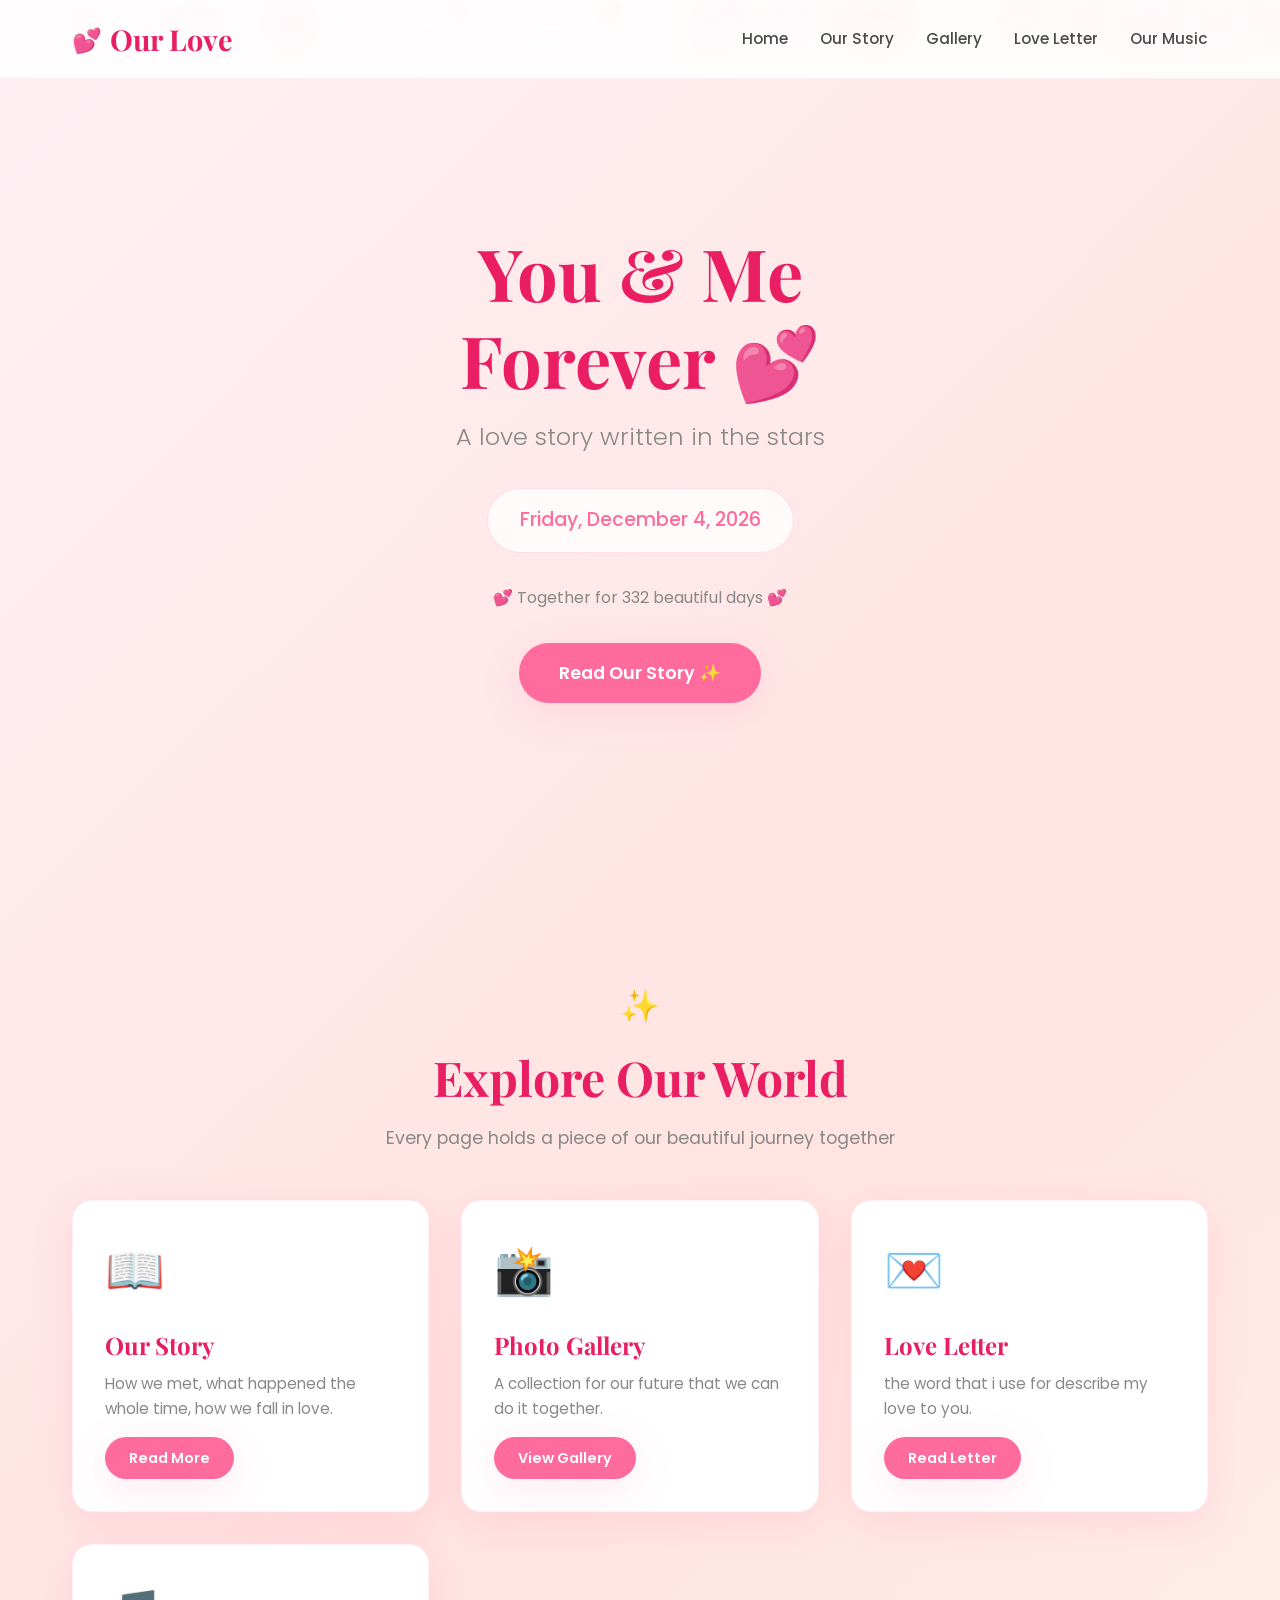
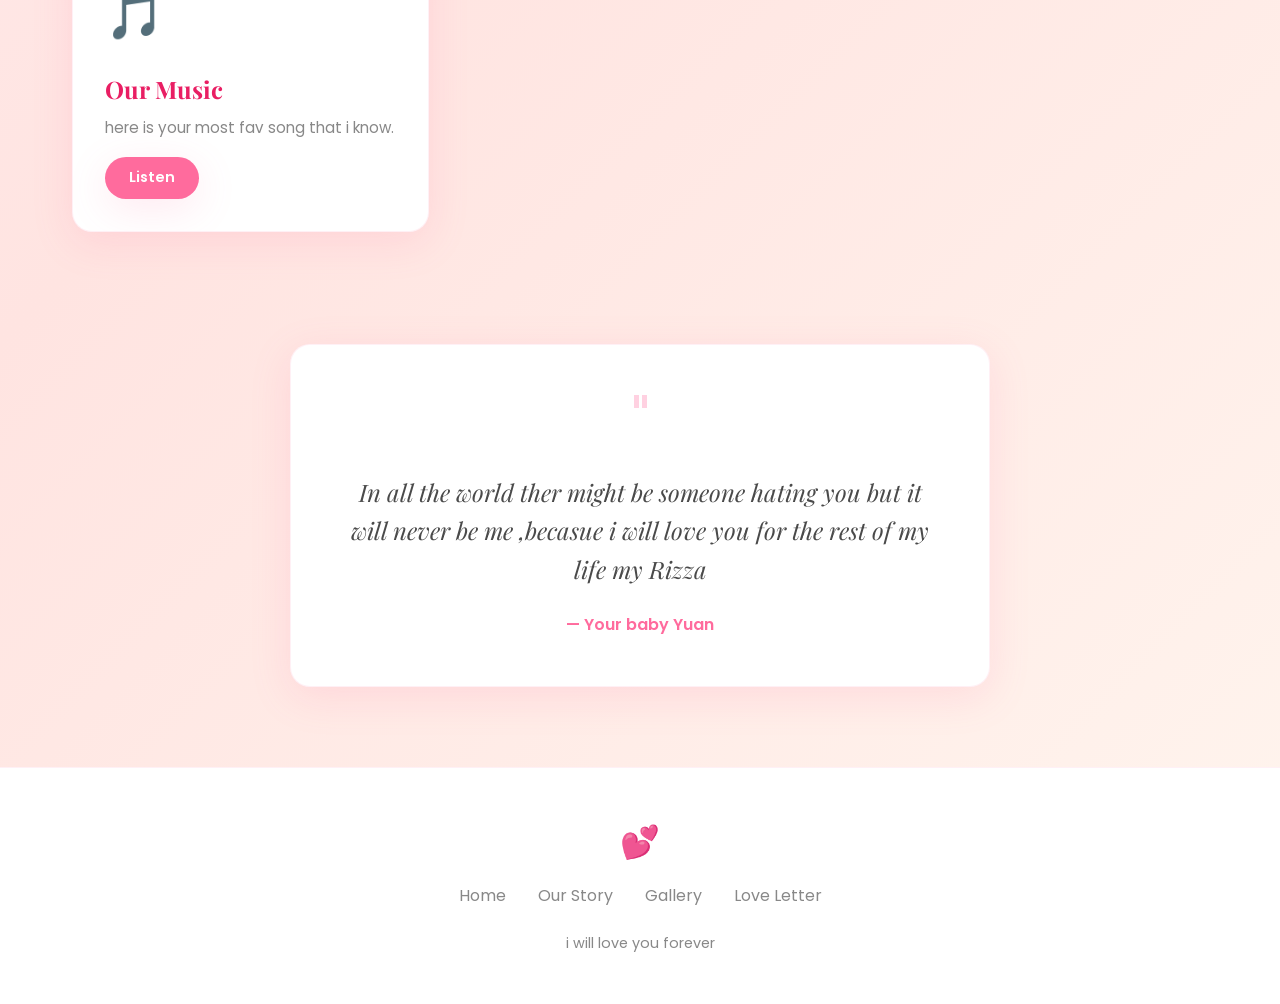
<file: index.html>
<!DOCTYPE html>
<html lang="en">
<head>
  <meta charset="UTF-8">
  <meta name="viewport" content="width=device-width, initial-scale=1.0">
  <title>Yuan & Rizza love story 💕</title>
  <link rel="preconnect" href="https://fonts.googleapis.com">
  <link href="https://fonts.googleapis.com/css2?family=Playfair+Display:wght@400;700&family=Poppins:wght@300;400;500;600&display=swap" rel="stylesheet">
  <link rel="stylesheet" href="css/style.css">
</head>
<body>
  <!-- Floating Hearts Background -->
  <div class="hearts-container"></div>

  <!-- Navigation -->
  <nav class="navbar">
    <div class="nav-container">
      <a href="index.html" class="logo">
        <span class="heart-icon">💕</span>
        <span>Our Love</span>
      </a>
      <button class="mobile-toggle">☰</button>
      <ul class="nav-links">
        <li><a href="index.html" class="active">Home</a></li>
        <li><a href="story.html">Our Story</a></li>
        <li><a href="gallery.html">Gallery</a></li>
        <li><a href="letter.html">Love Letter</a></li>
        <li><a href="music.html">Our Music</a></li>
      </ul>
    </div>
  </nav>

  <main>
    <!-- Hero Section -->
    <section class="hero">
      <div class="hero-content">
        <h1>You & Me<br>Forever 💕</h1>
        <p class="subtitle">A love story written in the stars</p>
        <div class="date-display"></div>
        <p style="color: var(--text-light); margin-bottom: 2rem;">
          💕 Together for <span class="days-together">0</span> beautiful days 💕
        </p>
        <a href="story.html" class="cta-button">Read Our Story ✨</a>
      </div>
    </section>

    <!-- Features Section -->
    <section class="section">
      <div class="section-header fade-in">
        <div class="section-icon">✨</div>
        <h2>Explore Our World</h2>
        <p>Every page holds a piece of our beautiful journey together</p>
      </div>

      <div class="cards-grid">
        <div class="card fade-in">
          <span class="card-icon">📖</span>
          <h3>Our Story</h3>
          <p>How we met, what happened the whole time, how we fall in love.</p>
          <a href="story.html" class="cta-button" style="margin-top: 1rem; padding: 0.6rem 1.5rem; font-size: 0.9rem;">Read More</a>
        </div>

        <div class="card fade-in">
          <span class="card-icon">📸</span>
          <h3>Photo Gallery</h3>
          <p>A collection for our future that we can do it together.</p>
          <a href="gallery.html" class="cta-button" style="margin-top: 1rem; padding: 0.6rem 1.5rem; font-size: 0.9rem;">View Gallery</a>
        </div>


        <div class="card fade-in">
          <span class="card-icon">💌</span>
          <h3>Love Letter</h3>
          <p>the word that i use for describe my love to you.</p>
          <a href="letter.html" class="cta-button" style="margin-top: 1rem; padding: 0.6rem 1.5rem; font-size: 0.9rem;">Read Letter</a>
        </div>

        <div class="card fade-in">
          <span class="card-icon">🎵</span>
          <h3>Our Music</h3>
          <p>here is your most fav song that i know.</p>
          <a href="music.html" class="cta-button" style="margin-top: 1rem; padding: 0.6rem 1.5rem; font-size: 0.9rem;">Listen</a>
        </div>

      </div>
    </section>

    <!-- Quick Quote Section -->
    <section class="section" style="padding-top: 2rem;">
      <div class="quote-card fade-in">
        <div class="quote-mark">"</div>
        <blockquote>
          In all the world ther might be someone hating you but it will never be me ,becasue i will love you for the rest of my life my Rizza
        </blockquote>
        <div class="quote-author">— Your baby Yuan</div>
      </div>
    </section>
  </main>

  <!-- Footer -->
  <footer class="footer">
    <div class="footer-heart">💕</div>
    <ul class="footer-nav">
      <li><a href="index.html">Home</a></li>
      <li><a href="story.html">Our Story</a></li>
      <li><a href="gallery.html">Gallery</a></li>
      <li><a href="letter.html">Love Letter</a></li>
    </ul>
    <p>i will love you forever</p>
  </footer>

  <script src="js/main.js"></script>
  <script>
    // Initialize days together counter
    // EDIT THIS: Set your relationship start date (YYYY-MM-DD format)
    RomanticSite.initDaysTogether('2026-01-06');
  </script>
</body>
</html>
</file>
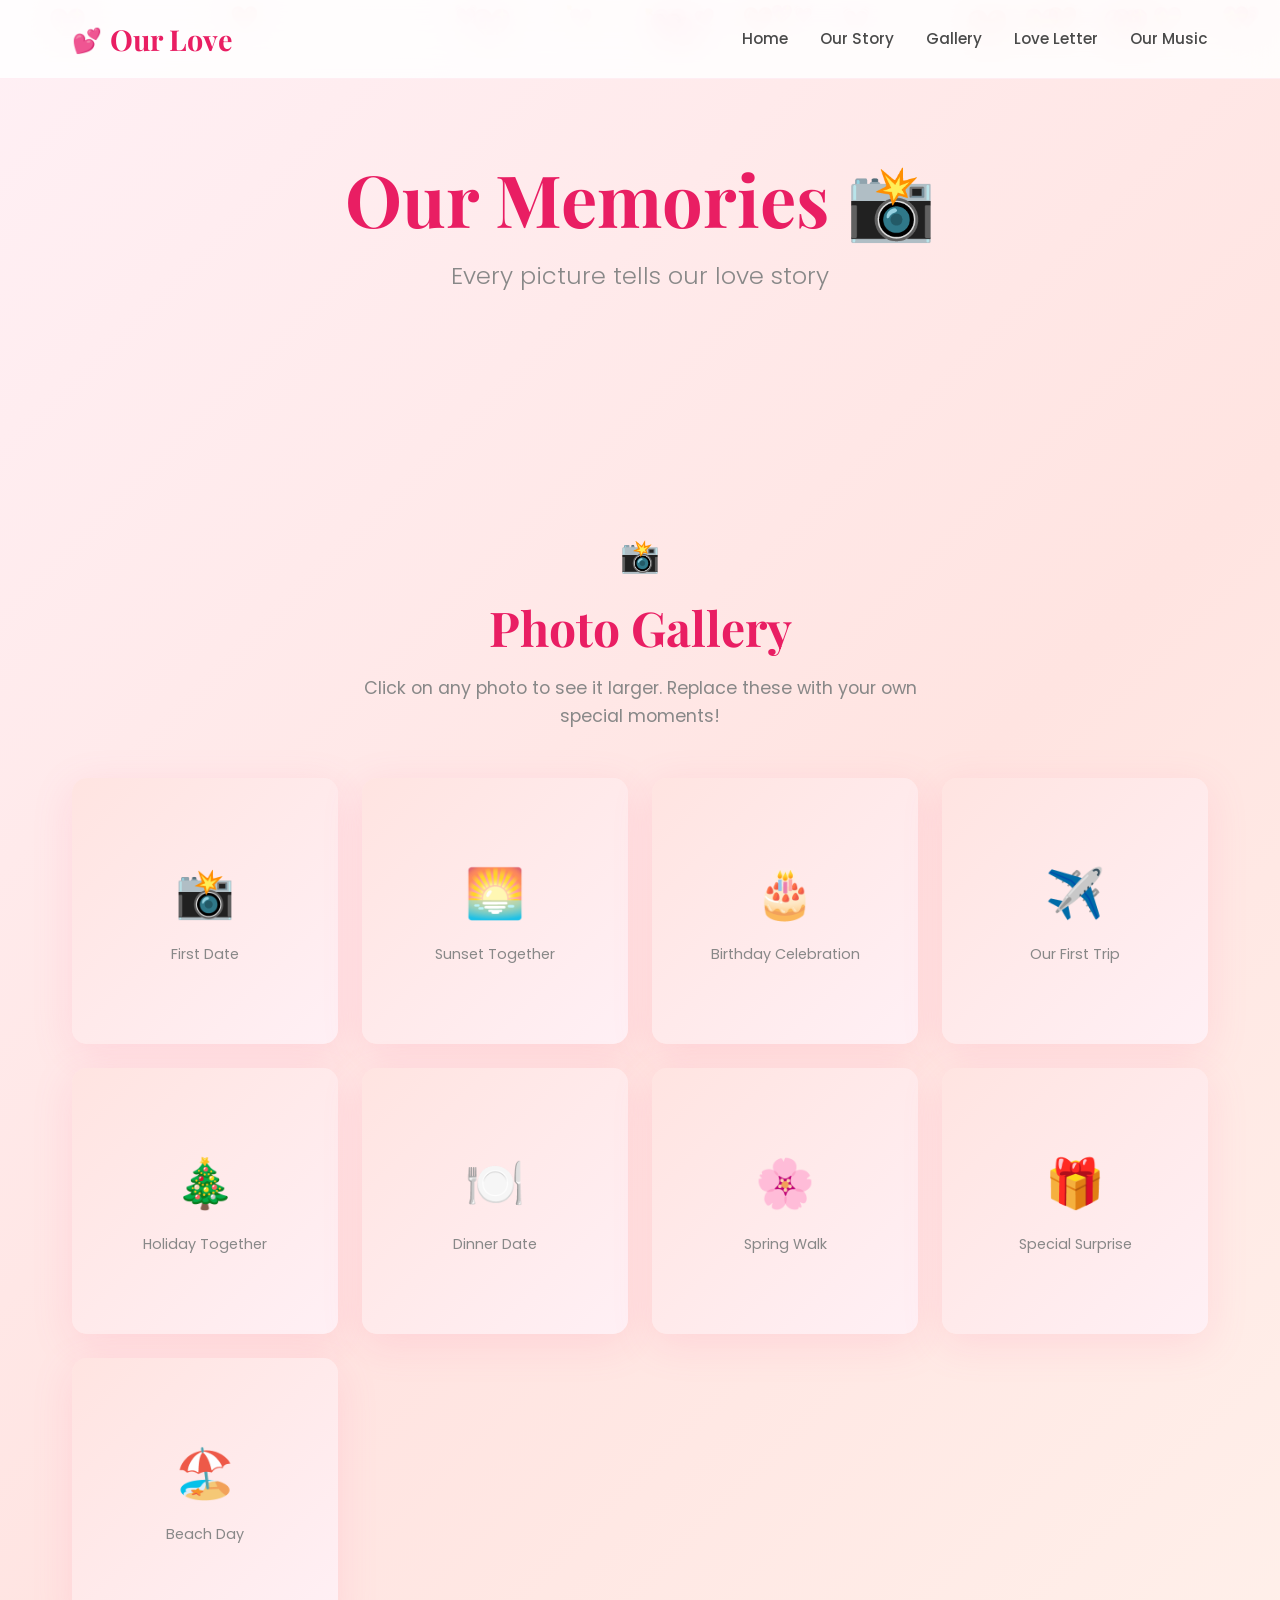
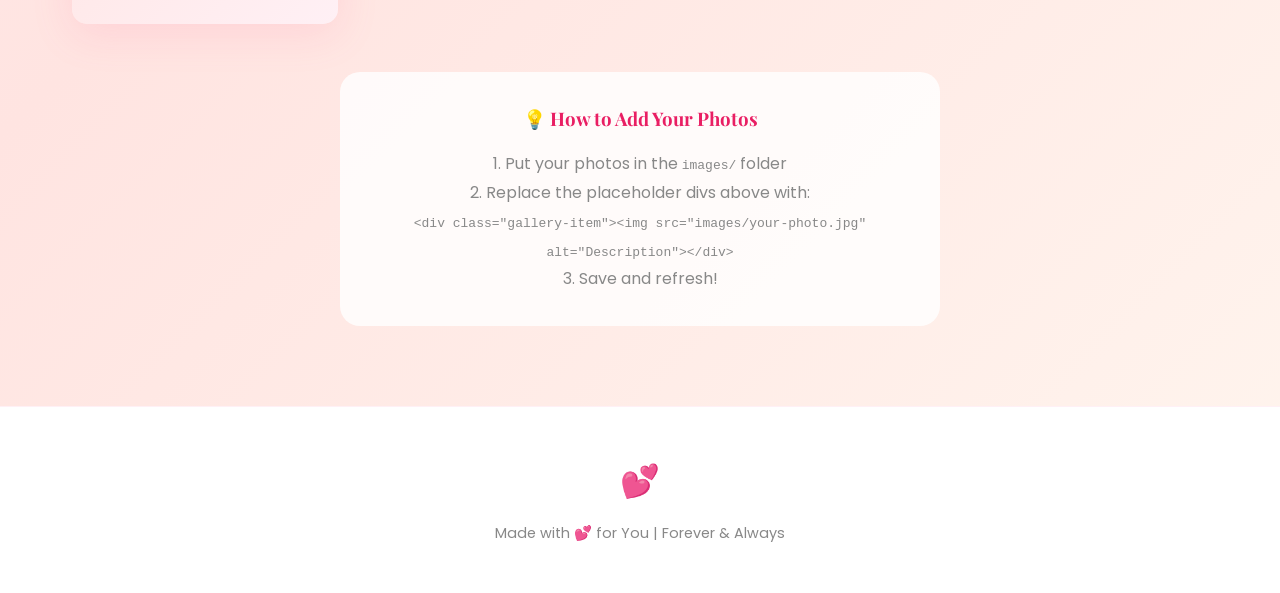
<file: gallery.html>
<!DOCTYPE html>
<html lang="en">
<head>
  <meta charset="UTF-8">
  <meta name="viewport" content="width=device-width, initial-scale=1.0">
  <title>Our Gallery 📸</title>
  <link rel="preconnect" href="https://fonts.googleapis.com">
  <link href="https://fonts.googleapis.com/css2?family=Playfair+Display:wght@400;700&family=Poppins:wght@300;400;500;600&display=swap" rel="stylesheet">
  <link rel="stylesheet" href="css/style.css">
</head>
<body>
  <div class="hearts-container"></div>

  <nav class="navbar">
    <div class="nav-container">
      <a href="index.html" class="logo">
        <span class="heart-icon">💕</span>
        <span>Our Love</span>
      </a>
      <button class="mobile-toggle">☰</button>
      <ul class="nav-links">
        <li><a href="index.html">Home</a></li>
        <li><a href="story.html">Our Story</a></li>
        <li><a href="gallery.html" class="active">Gallery</a></li>
        <li><a href="letter.html">Love Letter</a></li>
        <li><a href="music.html">Our Music</a></li>
      </ul>
    </div>
  </nav>

  <main>
    <section class="hero" style="min-height: 50vh;">
      <div class="hero-content">
        <h1>Our Memories 📸</h1>
        <p class="subtitle">Every picture tells our love story</p>
      </div>
    </section>

    <section class="section">
      <div class="section-header fade-in">
        <div class="section-icon">📸</div>
        <h2>Photo Gallery</h2>
        <p>Click on any photo to see it larger. Replace these with your own special moments!</p>
      </div>

      <div class="gallery-grid">
        <!-- EDIT THIS: Replace with your actual photos -->
        <!-- To add a real photo: <div class="gallery-item"><img src="images/photo1.jpg" alt="Description"><div class="gallery-overlay"><h4>Caption</h4></div></div> -->

        <div class="gallery-item fade-in">
          <div class="placeholder">
            <span class="icon">📸</span>
            <span>First Date</span>
          </div>
        </div>

        <div class="gallery-item fade-in">
          <div class="placeholder">
            <span class="icon">🌅</span>
            <span>Sunset Together</span>
          </div>
        </div>

        <div class="gallery-item fade-in">
          <div class="placeholder">
            <span class="icon">🎂</span>
            <span>Birthday Celebration</span>
          </div>
        </div>

        <div class="gallery-item fade-in">
          <div class="placeholder">
            <span class="icon">✈️</span>
            <span>Our First Trip</span>
          </div>
        </div>

        <div class="gallery-item fade-in">
          <div class="placeholder">
            <span class="icon">🎄</span>
            <span>Holiday Together</span>
          </div>
        </div>

        <div class="gallery-item fade-in">
          <div class="placeholder">
            <span class="icon">🍽️</span>
            <span>Dinner Date</span>
          </div>
        </div>

        <div class="gallery-item fade-in">
          <div class="placeholder">
            <span class="icon">🌸</span>
            <span>Spring Walk</span>
          </div>
        </div>

        <div class="gallery-item fade-in">
          <div class="placeholder">
            <span class="icon">🎁</span>
            <span>Special Surprise</span>
          </div>
        </div>

        <div class="gallery-item fade-in">
          <div class="placeholder">
            <span class="icon">🏖️</span>
            <span>Beach Day</span>
          </div>
        </div>
      </div>

      <div style="text-align: center; margin-top: 3rem; padding: 2rem; background: rgba(255,255,255,0.8); border-radius: 20px; max-width: 600px; margin-left: auto; margin-right: auto;">
        <h3 style="font-family: var(--font-heading); color: var(--primary-dark); margin-bottom: 1rem;">💡 How to Add Your Photos</h3>
        <p style="color: var(--text-light); line-height: 1.8;">
          1. Put your photos in the <code>images/</code> folder<br>
          2. Replace the placeholder divs above with:<br>
          <code>&lt;div class="gallery-item"&gt;&lt;img src="images/your-photo.jpg" alt="Description"&gt;&lt;/div&gt;</code><br>
          3. Save and refresh!
        </p>
      </div>
    </section>
  </main>

  <footer class="footer">
    <div class="footer-heart">💕</div>
    <p>Made with 💕 for You | Forever & Always</p>
  </footer>

  <script src="js/main.js"></script>
</body>
</html>
</file>
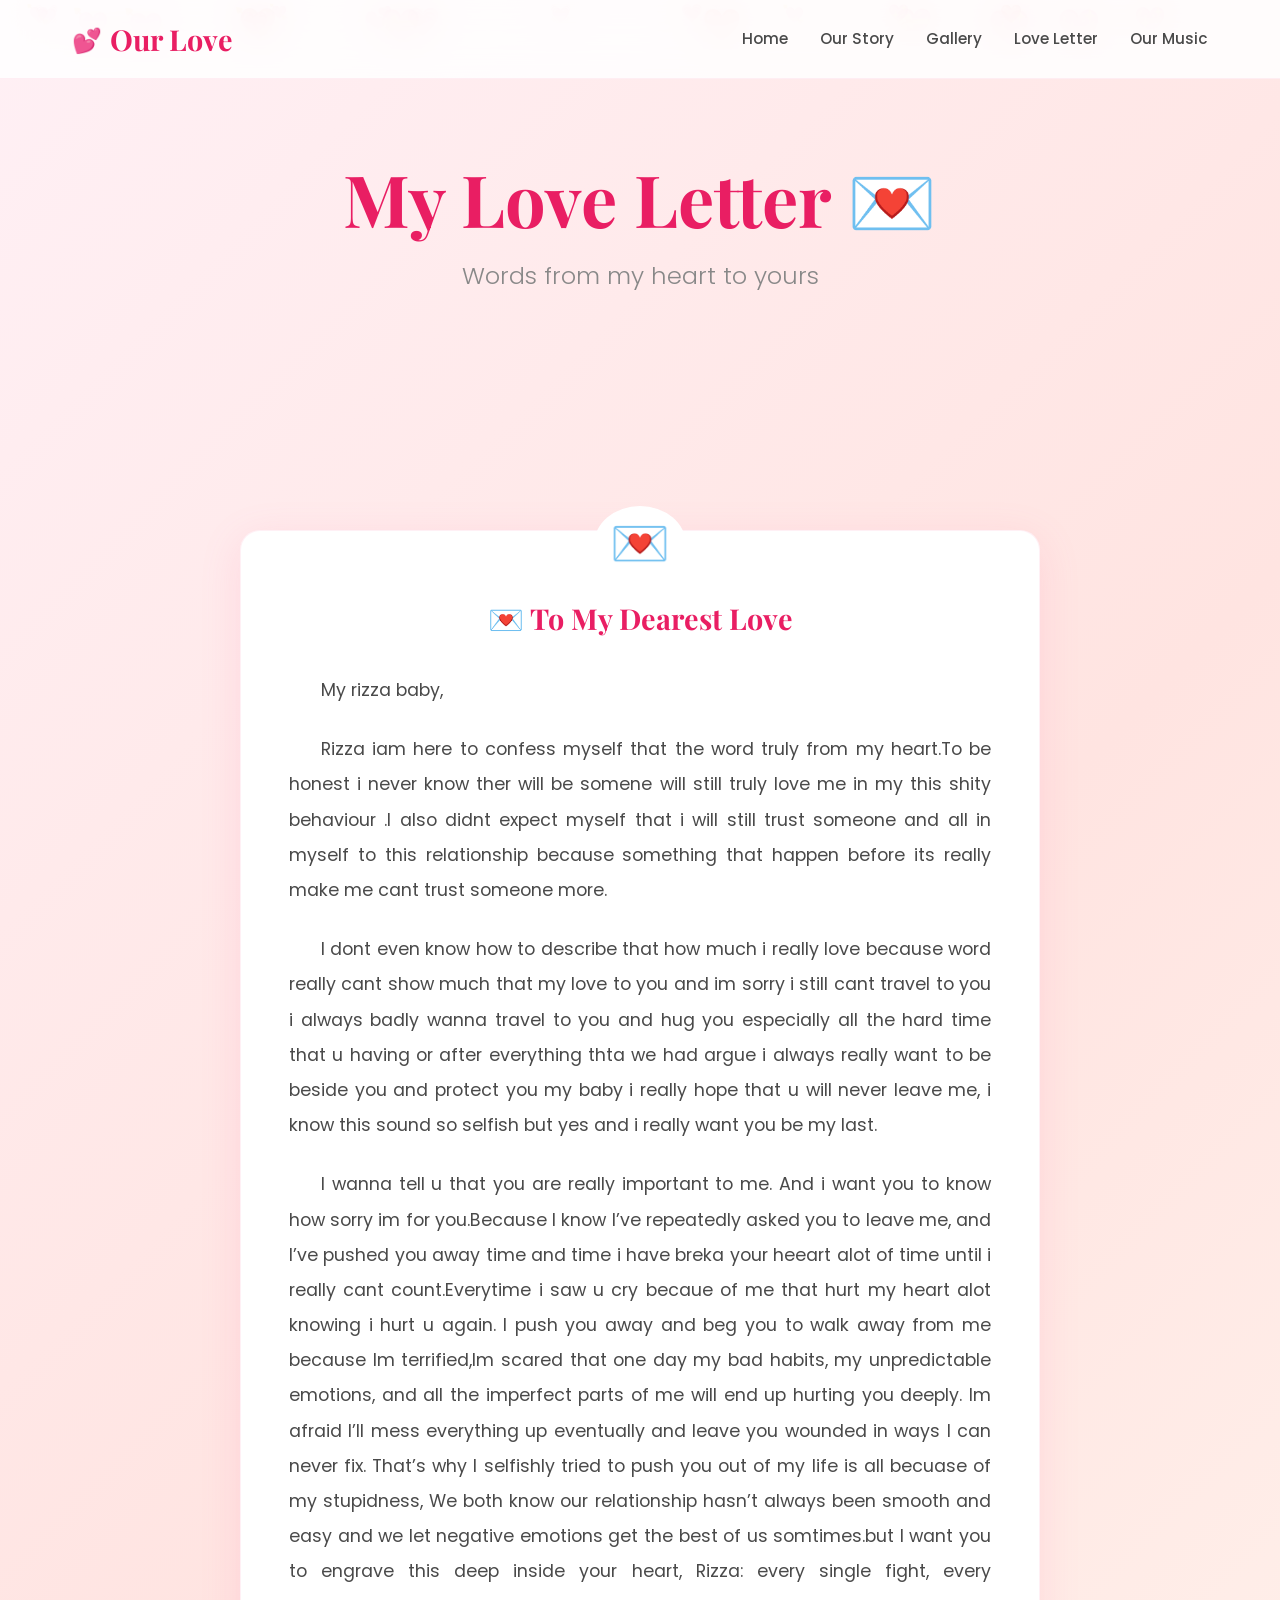
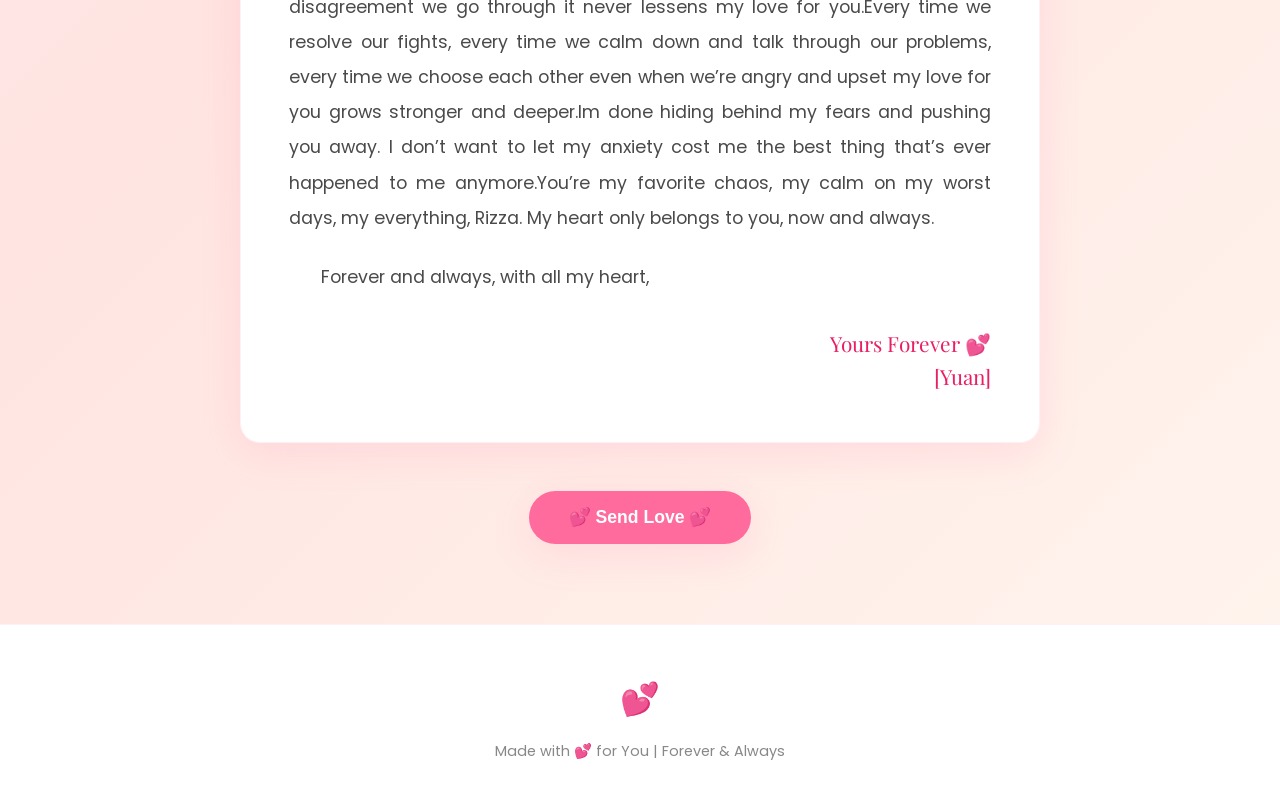
<file: letter.html>
<!DOCTYPE html>
<html lang="en">
<head>
  <meta charset="UTF-8">
  <meta name="viewport" content="width=device-width, initial-scale=1.0">
  <title>Love Letter 💌</title>
  <link rel="preconnect" href="https://fonts.googleapis.com">
  <link href="https://fonts.googleapis.com/css2?family=Playfair+Display:wght@400;700&family=Poppins:wght@300;400;500;600&display=swap" rel="stylesheet">
  <link rel="stylesheet" href="css/style.css">
</head>
<body>
  <div class="hearts-container"></div>

  <nav class="navbar">
    <div class="nav-container">
      <a href="index.html" class="logo">
        <span class="heart-icon">💕</span>
        <span>Our Love</span>
      </a>
      <button class="mobile-toggle">☰</button>
      <ul class="nav-links">
        <li><a href="index.html">Home</a></li>
        <li><a href="story.html">Our Story</a></li>
        <li><a href="gallery.html">Gallery</a></li>
        <li><a href="letter.html" class="active">Love Letter</a></li>
        <li><a href="music.html">Our Music</a></li>
      </ul>
    </div>
  </nav>

  <main>
    <section class="hero" style="min-height: 50vh;">
      <div class="hero-content">
        <h1>My Love Letter 💌</h1>
        <p class="subtitle">Words from my heart to yours</p>
      </div>
    </section>

    <section class="section">
      <div class="letter-container fade-in">
        <div class="letter-header">
          <h3>💌 To My Dearest Love</h3>
        </div>
        <div class="letter-body">
          <p>
            <!-- EDIT THIS: Write your own love letter -->
            My rizza baby,
          </p>
          <p>
           Rizza iam here to confess myself that the word truly from my heart.To be honest i never know ther will be somene will still truly love me in my this shity behaviour
            .I also didnt expect myself that i will still trust someone and all in myself to this relationship because something that happen before its really make me cant trust someone more.
          </p>
          <p>
            I dont even know how to describe that how much i really love because word really cant show much that my love to you and im sorry i still cant travel to you
            i always badly wanna travel to you and hug you especially all the hard time that u having or after everything thta we had argue i always really want to be beside you and protect you my baby
            i really hope that u will never leave me, i know this sound so selfish but yes and i really want you be my last.
          </p>
          <p>
            I wanna tell u that you are really important to me. And i want you to know how sorry im for you.Because I know I’ve repeatedly asked you to leave me, and I’ve pushed you away time and time
            i have breka your heeart alot of time until i really cant count.Everytime i saw u cry becaue of me that hurt my heart alot knowing i hurt u again.
            I push you away and beg you to walk away from me because Im terrified,Im scared that one day my bad habits, my unpredictable emotions, and all the imperfect parts of me will end up hurting you deeply.
            Im afraid I’ll mess everything up eventually and leave you wounded in ways I can never fix. That’s why I selfishly tried to push you out of my life is all becuase of my stupidness,
            We both know our relationship hasn’t always been smooth and easy and we let negative emotions get the best of us somtimes.but I want you to engrave this deep inside your heart, Rizza: every single fight, every disagreement we go through it never lessens my love for you.Every time we resolve our fights, every time we calm down and talk through our problems, every time we choose each other even when we’re angry and upset my love for you grows stronger and deeper.Im done hiding behind my fears and pushing you away. I don’t want to let my anxiety cost me the best thing that’s ever happened to me anymore.You’re my favorite chaos, my calm on my worst days, my everything, Rizza. My heart only belongs to you, now and always.
          <p>
            Forever and always, with all my heart,
          </p>
        </div>
        <div class="letter-signature">
          <!-- EDIT THIS: Your name -->
          Yours Forever 💕<br>
          [Yuan]
        </div>
      </div>

      <div style="text-align: center; margin-top: 3rem;">
        <button class="cta-button confetti-trigger" onclick="RomanticSite.createConfetti()">
          💕 Send Love 💕
        </button>
      </div>
    </section>
  </main>

  <footer class="footer">
    <div class="footer-heart">💕</div>
    <p>Made with 💕 for You | Forever & Always</p>
  </footer>

  <script src="js/main.js"></script>
</body>
</html>
</file>
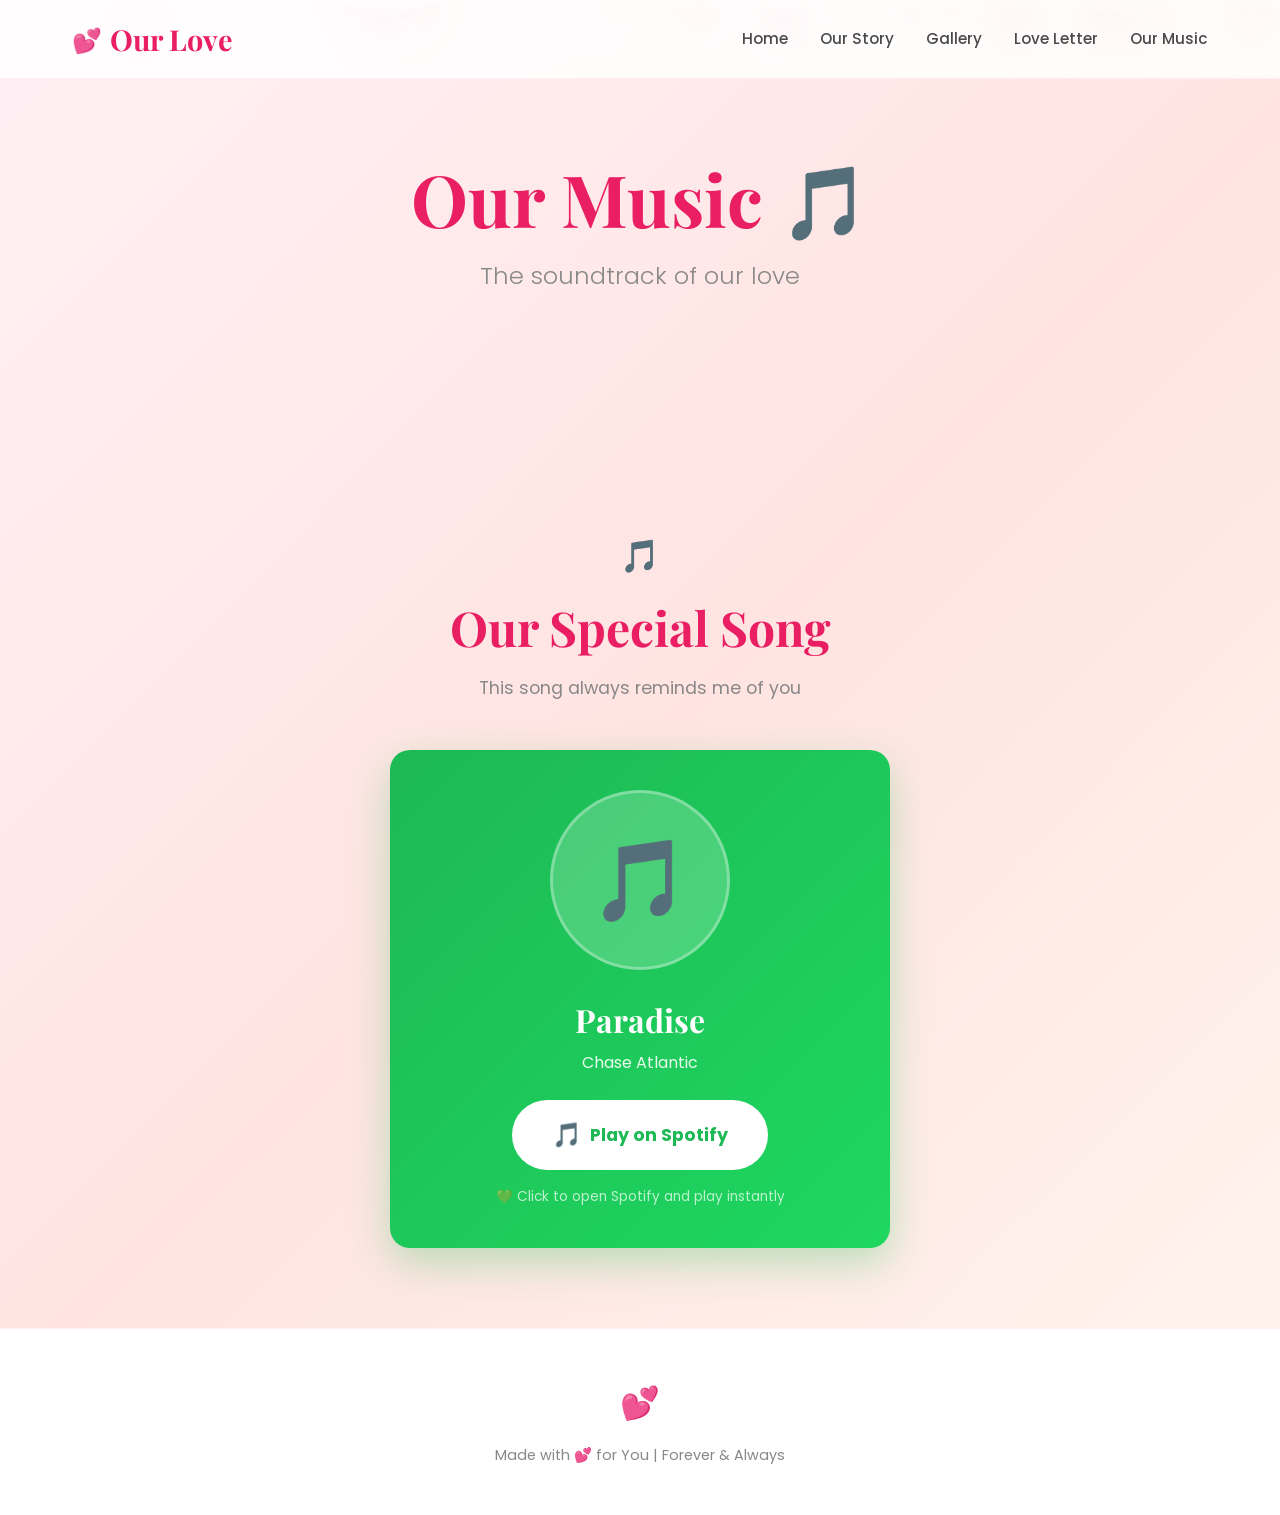
<file: music.html>
<!DOCTYPE html>
<html lang="en">
<head>
  <meta charset="UTF-8">
  <meta name="viewport" content="width=device-width, initial-scale=1.0">
  <title>Our Music 🎵</title>
  <link rel="preconnect" href="https://fonts.googleapis.com">
  <link href="https://fonts.googleapis.com/css2?family=Playfair+Display:wght@400;700&family=Poppins:wght@300;400;500;600&display=swap" rel="stylesheet">
  <link rel="stylesheet" href="css/style.css">
  <style>
    .spotify-player {
      background: linear-gradient(135deg, #1db954 0%, #1ed760 100%);
      border-radius: 20px;
      padding: 2.5rem;
      max-width: 500px;
      margin: 0 auto;
      text-align: center;
      box-shadow: 0 15px 40px rgba(29, 185, 84, 0.3);
      color: white;
    }
    .spotify-player .album-art {
      width: 180px; height: 180px;
      border-radius: 50%;
      background: rgba(255,255,255,0.2);
      margin: 0 auto 1.5rem;
      display: flex;
      align-items: center;
      justify-content: center;
      font-size: 5rem;
      border: 3px solid rgba(255,255,255,0.3);
    }
    .spotify-player h3 {
      font-family: var(--font-heading);
      font-size: 2rem;
      margin-bottom: 0.3rem;
      color: white;
    }
    .spotify-btn {
      display: inline-flex;
      align-items: center;
      gap: 0.5rem;
      padding: 1rem 2.5rem;
      background: white;
      color: #1db954;
      text-decoration: none;
      border-radius: 50px;
      font-weight: 700;
      font-size: 1.1rem;
      transition: all 0.3s ease;
    }
    .spotify-btn:hover {
      transform: translateY(-3px) scale(1.05);
    }
  </style>
</head>
<body>
  <div class="hearts-container"></div>
  <nav class="navbar">
    <div class="nav-container">
      <a href="index.html" class="logo"><span class="heart-icon">💕</span><span>Our Love</span></a>
      <button class="mobile-toggle">☰</button>
      <ul class="nav-links">
        <li><a href="index.html">Home</a></li>
        <li><a href="story.html">Our Story</a></li>
        <li><a href="gallery.html">Gallery</a></li>
        <li><a href="letter.html">Love Letter</a></li>
        <li><a href="music.html" class="active">Our Music</a></li>
      </ul>
    </div>
  </nav>

  <main>
    <section class="hero" style="min-height: 50vh;">
      <div class="hero-content">
        <h1>Our Music 🎵</h1>
        <p class="subtitle">The soundtrack of our love</p>
      </div>
    </section>

    <section class="section">
      <div class="section-header fade-in">
        <div class="section-icon">🎵</div>
        <h2>Our Special Song</h2>
        <p>This song always reminds me of you</p>
      </div>

      <div class="spotify-player fade-in">
        <div class="album-art">🎵</div>
        <h3>Paradise</h3>
        <p style="color:rgba(255,255,255,0.9);margin-bottom:1.5rem;">Chase Atlantic</p>
        <a href="https://open.spotify.com/track/0z8wT8O5yGaQK6xRPB14sX" target="_blank" class="spotify-btn">
          <span style="font-size:1.5rem;">🎵</span>
          <span>Play on Spotify</span>
        </a>
        <p style="margin-top:1rem;font-size:0.85rem;color:rgba(255,255,255,0.7);">
          💚 Click to open Spotify and play instantly
        </p>
      </div>
    </section>
  </main>

  <footer class="footer">
    <div class="footer-heart">💕</div>
    <p>Made with 💕 for You | Forever & Always</p>
  </footer>
  <script src="js/main.js"></script>
</body>
</html>
</file>
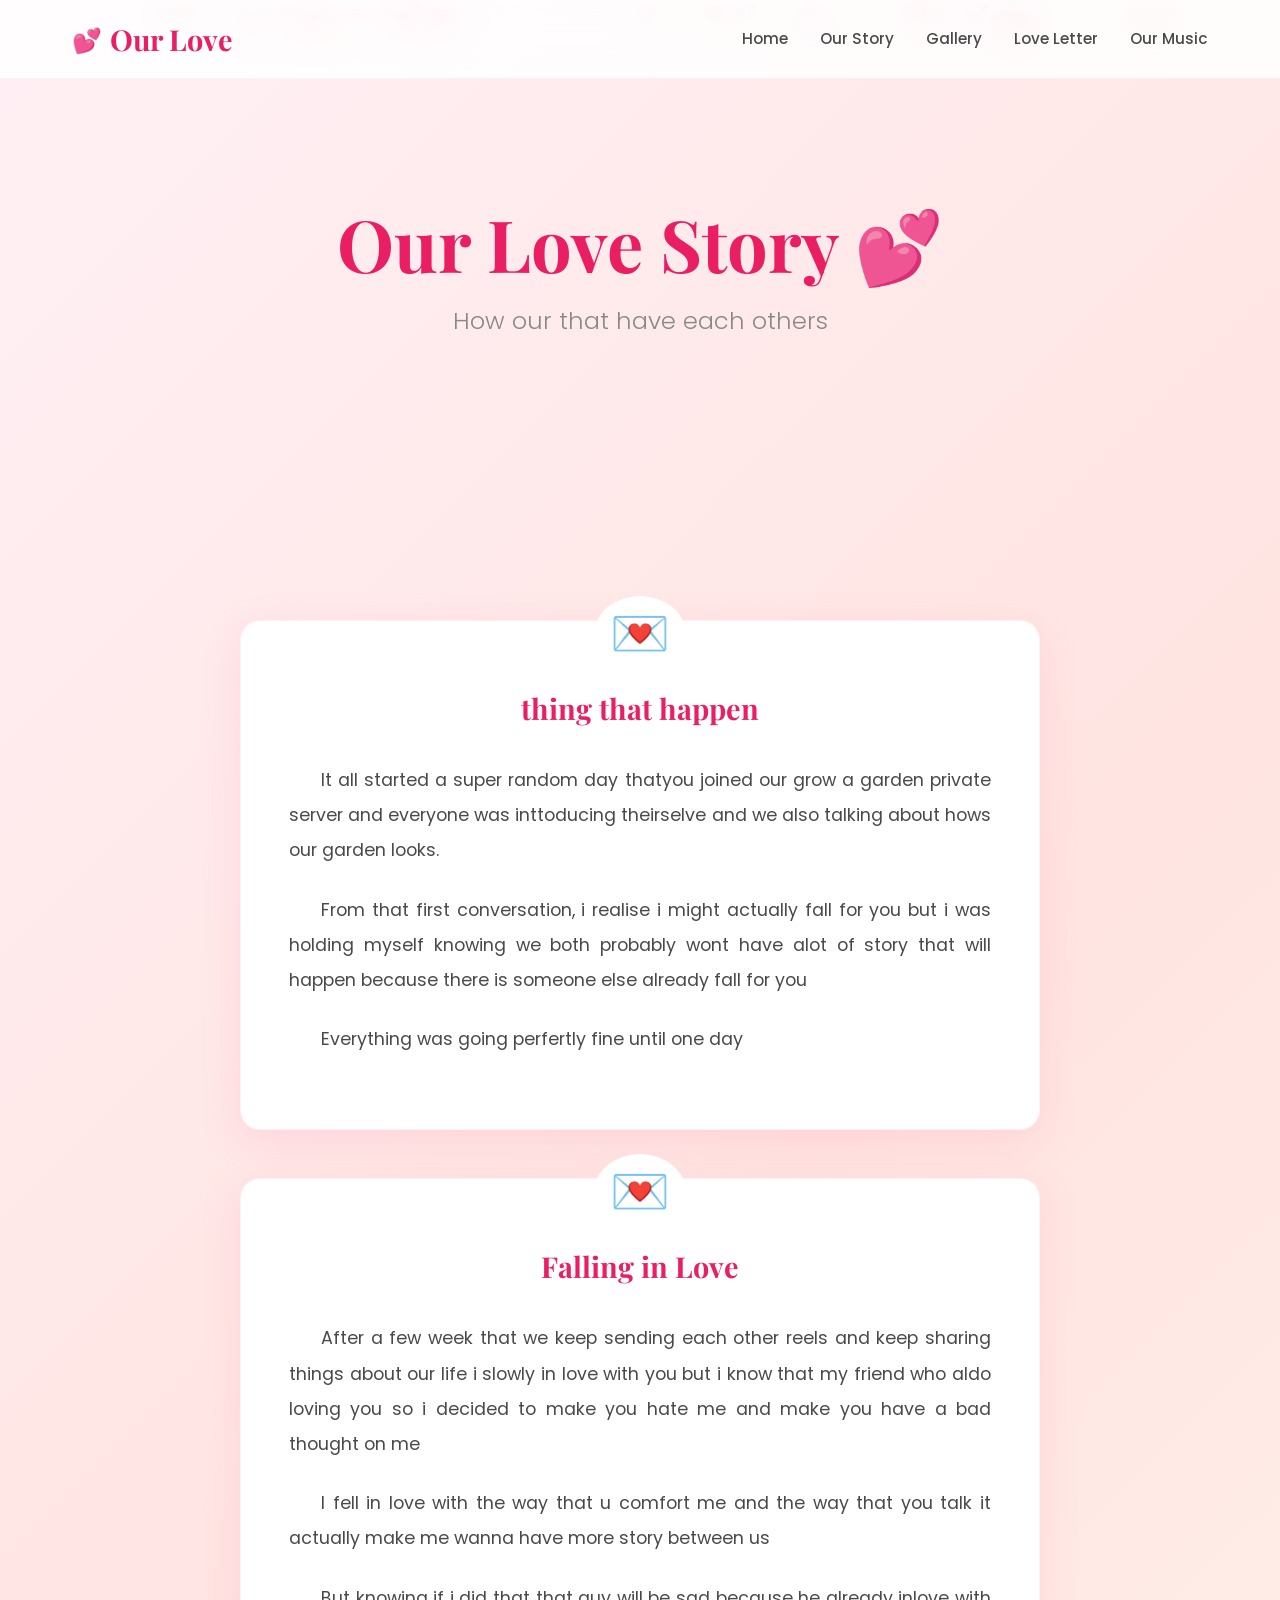
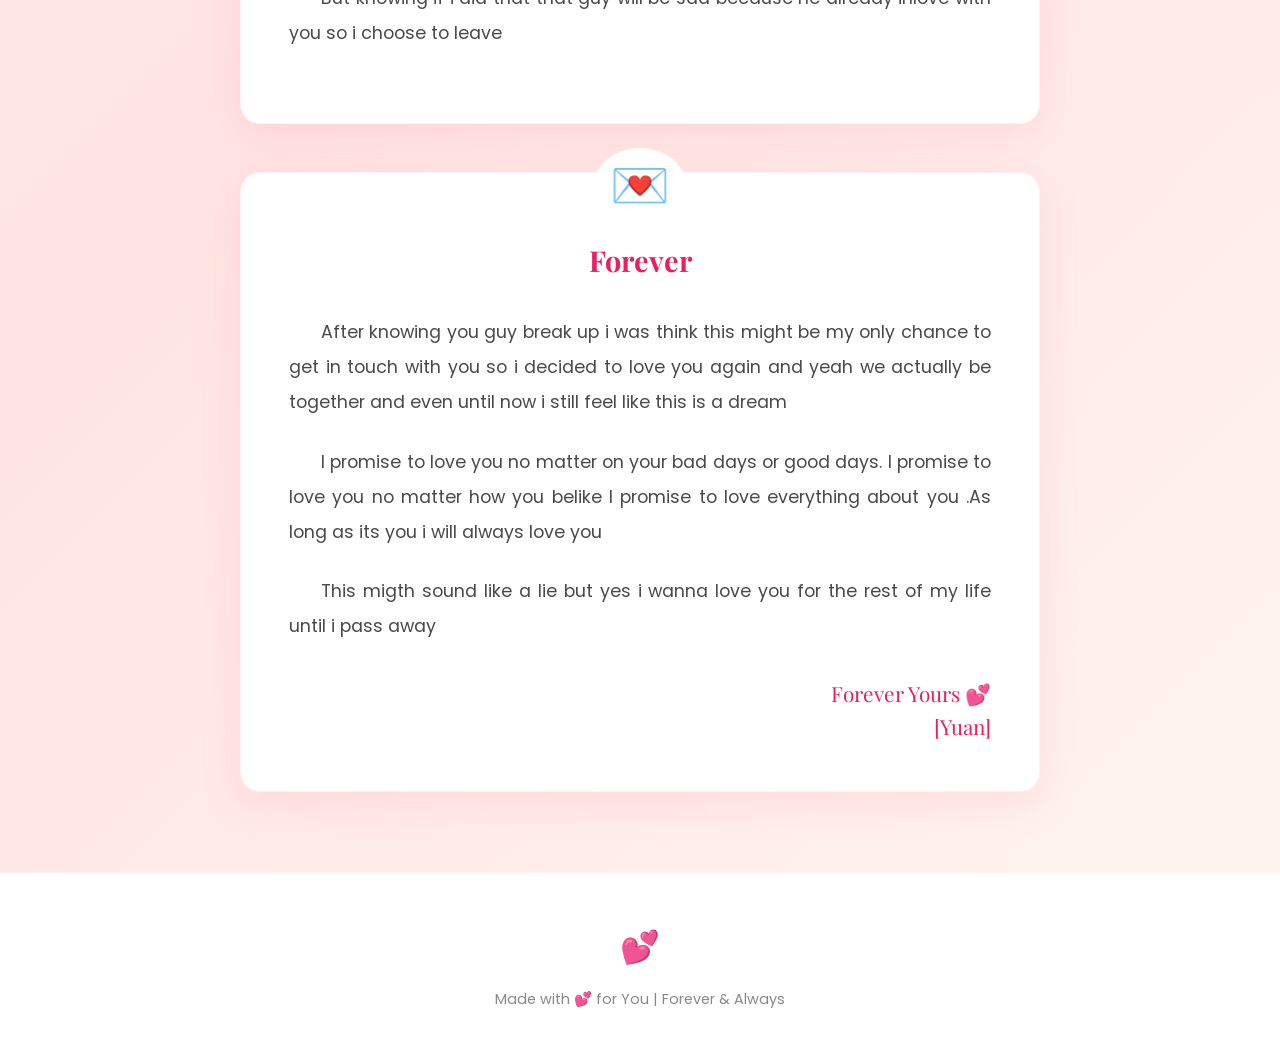
<file: story.html>
<!DOCTYPE html>
<html lang="en">
<head>
  <meta charset="UTF-8">
  <meta name="viewport" content="width=device-width, initial-scale=1.0">
  <title>Our Story 💕</title>
  <link rel="preconnect" href="https://fonts.googleapis.com">
  <link href="https://fonts.googleapis.com/css2?family=Playfair+Display:wght@400;700&family=Poppins:wght@300;400;500;600&display=swap" rel="stylesheet">
  <link rel="stylesheet" href="css/style.css">
<base target="_blank">
</head>
<body>
  <div class="hearts-container"></div>

  <nav class="navbar">
    <div class="nav-container">
      <a href="index.html" class="logo">
        <span class="heart-icon">💕</span>
        <span>Our Love</span>
      </a>
      <button class="mobile-toggle">☰</button>
      <ul class="nav-links">
        <li><a href="index.html">Home</a></li>
        <li><a href="story.html" class="active">Our Story</a></li>
        <li><a href="gallery.html">Gallery</a></li>
        <li><a href="letter.html">Love Letter</a></li>
        <li><a href="music.html">Our Music</a></li>
      </ul>
    </div>
  </nav>

  <main>
    <section class="hero" style="min-height: 60vh;">
      <div class="hero-content">
        <h1>Our Love Story 💕</h1>
        <p class="subtitle">How our that have each others</p>
      </div>
    </section>

    <section class="section">
      <div class="letter-container fade-in">
        <div class="letter-header">
          <h3>thing that happen</h3>
        </div>
        <div class="letter-body">
          <p>
            <!-- EDIT THIS: Write your own love story here! -->
            It all started a super random day thatyou joined our grow a garden private server and everyone was 
            inttoducing theirselve and we also talking about hows our garden looks.
          </p>
          <p>
            From that first conversation, i realise i might actually fall for you but i was holding myself
            knowing we both probably wont have alot of story that will happen because there is someone else already
            fall for you
          </p>
          <p>
            Everything was going perfertly fine until one day
          </p>
        </div>
      </div>

      <div class="letter-container fade-in" style="margin-top: 3rem;">
        <div class="letter-header">
          <h3>Falling in Love</h3>
        </div>
        <div class="letter-body">
          <p>
            <!-- EDIT THIS: Continue your story -->
           After a few week that we keep sending each other reels and keep sharing things about our life 
           i slowly in love with you but i know that my friend who aldo loving you so i decided to make you hate me 
           and make you have a bad thought on me
          </p>
          <p>
            I fell in love with the way that u comfort me and the way that you talk it actually make me wanna have more story between us
          </p>
          <p>
            But knowing if i did that that guy will be sad because he already inlove with you so i choose to leave
          </p>
        </div>
      </div>

      <div class="letter-container fade-in" style="margin-top: 3rem;">
        <div class="letter-header">
          <h3>Forever</h3>
        </div>
        <div class="letter-body">
          <p>
            <!-- EDIT THIS: Your forever promise -->
           After knowing you guy break up i was think this might be my only chance to get in touch with you so i decided to love you again
            and yeah we actually be together and even until now i still feel like this is a dream 
          </p>
          <p>
            I promise to love you no matter on your bad days or good days. I promise to love you no matter how you belike
            I promise to love everything about you .As long as its you i will always love you
          </p>
          <p>
            This migth sound like a lie but yes i wanna love you for the rest of my life until i pass away
          </p>
        </div>
        <div class="letter-signature">
          Forever Yours 💕<br>
          <!-- EDIT THIS: Your name -->
          [Yuan]
        </div>
      </div>
    </section>
  </main>

  <footer class="footer">
    <div class="footer-heart">💕</div>
    <p>Made with 💕 for You | Forever & Always</p>
  </footer>

  <script src="js/main.js"></script>
</body>
</html>
</file>
<file: css/style.css>
/* ===== ROMANTIC THEME - MAIN STYLES ===== */

:root {
  --primary: #ff6b9d;
  --primary-dark: #e91e63;
  --secondary: #ff8a80;
  --accent: #ffd700;
  --bg-gradient: linear-gradient(135deg, #fff0f5 0%, #ffe4e1 50%, #fff5ee 100%);
  --text-dark: #4a4a4a;
  --text-light: #888;
  --white: #ffffff;
  --shadow: 0 10px 40px rgba(255, 107, 157, 0.15);
  --shadow-hover: 0 15px 50px rgba(255, 107, 157, 0.25);
  --transition: all 0.4s cubic-bezier(0.4, 0, 0.2, 1);
  --font-heading: 'Playfair Display', Georgia, serif;
  --font-body: 'Poppins', 'Segoe UI', sans-serif;
}

* {
  margin: 0;
  padding: 0;
  box-sizing: border-box;
}

html {
  scroll-behavior: smooth;
}

body {
  font-family: var(--font-body);
  background: var(--bg-gradient);
  color: var(--text-dark);
  line-height: 1.6;
  overflow-x: hidden;
  min-height: 100vh;
}

/* ===== FLOATING HEARTS BACKGROUND ===== */
.hearts-container {
  position: fixed;
  top: 0;
  left: 0;
  width: 100%;
  height: 100%;
  pointer-events: none;
  z-index: 0;
  overflow: hidden;
}

.heart {
  position: absolute;
  font-size: 20px;
  color: var(--primary);
  opacity: 0.3;
  animation: float-up 15s infinite ease-in-out;
}

@keyframes float-up {
  0% { transform: translateY(100vh) rotate(0deg); opacity: 0; }
  10% { opacity: 0.4; }
  90% { opacity: 0.4; }
  100% { transform: translateY(-100vh) rotate(720deg); opacity: 0; }
}

/* ===== NAVIGATION ===== */
.navbar {
  position: fixed;
  top: 0;
  left: 0;
  width: 100%;
  z-index: 1000;
  background: rgba(255, 255, 255, 0.85);
  backdrop-filter: blur(20px);
  border-bottom: 1px solid rgba(255, 107, 157, 0.1);
  transition: var(--transition);
}

.navbar.scrolled {
  background: rgba(255, 255, 255, 0.95);
  box-shadow: var(--shadow);
}

.nav-container {
  max-width: 1200px;
  margin: 0 auto;
  padding: 1rem 2rem;
  display: flex;
  justify-content: space-between;
  align-items: center;
}

.logo {
  font-family: var(--font-heading);
  font-size: 1.8rem;
  color: var(--primary-dark);
  text-decoration: none;
  font-weight: 700;
  display: flex;
  align-items: center;
  gap: 0.5rem;
}

.logo .heart-icon {
  font-size: 1.5rem;
  animation: heartbeat 1.5s ease-in-out infinite;
}

@keyframes heartbeat {
  0%, 100% { transform: scale(1); }
  50% { transform: scale(1.2); }
}

.nav-links {
  display: flex;
  gap: 2rem;
  list-style: none;
}

.nav-links a {
  text-decoration: none;
  color: var(--text-dark);
  font-weight: 500;
  font-size: 0.95rem;
  position: relative;
  padding: 0.5rem 0;
  transition: var(--transition);
}

.nav-links a::after {
  content: '';
  position: absolute;
  bottom: 0;
  left: 0;
  width: 0;
  height: 2px;
  background: var(--primary);
  transition: var(--transition);
  border-radius: 2px;
}

.nav-links a:hover {
  color: var(--primary-dark);
}

.nav-links a:hover::after,
.nav-links a.active::after {
  width: 100%;
}

.nav-links a.active {
  color: var(--primary-dark);
}

.mobile-toggle {
  display: none;
  background: none;
  border: none;
  font-size: 1.5rem;
  color: var(--primary-dark);
  cursor: pointer;
}

/* ===== MAIN CONTENT ===== */
main {
  position: relative;
  z-index: 1;
}

/* ===== HERO SECTION ===== */
.hero {
  min-height: 100vh;
  display: flex;
  align-items: center;
  justify-content: center;
  text-align: center;
  padding: 6rem 2rem 4rem;
  position: relative;
}

.hero-content {
  max-width: 800px;
  animation: fadeInUp 1s ease-out;
}

.hero h1 {
  font-family: var(--font-heading);
  font-size: clamp(2.5rem, 6vw, 4.5rem);
  color: var(--primary-dark);
  margin-bottom: 1rem;
  line-height: 1.2;
}

.hero .subtitle {
  font-size: clamp(1.1rem, 2.5vw, 1.5rem);
  color: var(--text-light);
  margin-bottom: 2rem;
  font-weight: 300;
}

.hero .date-display {
  font-size: 1.2rem;
  color: var(--primary);
  font-weight: 500;
  margin-bottom: 2rem;
  padding: 1rem 2rem;
  background: rgba(255, 255, 255, 0.8);
  border-radius: 50px;
  display: inline-block;
  backdrop-filter: blur(10px);
  border: 1px solid rgba(255, 107, 157, 0.2);
}

.cta-button {
  display: inline-block;
  padding: 1rem 2.5rem;
  background: var(--primary);
  color: var(--white);
  text-decoration: none;
  border-radius: 50px;
  font-weight: 600;
  font-size: 1.1rem;
  transition: var(--transition);
  box-shadow: var(--shadow);
  border: none;
  cursor: pointer;
}

.cta-button:hover {
  background: var(--primary-dark);
  transform: translateY(-3px);
  box-shadow: var(--shadow-hover);
}

/* ===== SECTIONS ===== */
.section {
  padding: 5rem 2rem;
  max-width: 1200px;
  margin: 0 auto;
}

.section-header {
  text-align: center;
  margin-bottom: 3rem;
}

.section-header h2 {
  font-family: var(--font-heading);
  font-size: clamp(2rem, 4vw, 3rem);
  color: var(--primary-dark);
  margin-bottom: 0.5rem;
}

.section-header .section-icon {
  font-size: 2rem;
  margin-bottom: 0.5rem;
}

.section-header p {
  color: var(--text-light);
  font-size: 1.1rem;
  max-width: 600px;
  margin: 0 auto;
}

/* ===== CARDS ===== */
.cards-grid {
  display: grid;
  grid-template-columns: repeat(auto-fit, minmax(300px, 1fr));
  gap: 2rem;
}

.card {
  background: var(--white);
  border-radius: 20px;
  padding: 2rem;
  box-shadow: var(--shadow);
  transition: var(--transition);
  border: 1px solid rgba(255, 107, 157, 0.1);
  position: relative;
  overflow: hidden;
}

.card::before {
  content: '';
  position: absolute;
  top: 0;
  left: 0;
  width: 100%;
  height: 4px;
  background: var(--primary);
  transform: scaleX(0);
  transition: var(--transition);
}

.card:hover {
  transform: translateY(-10px);
  box-shadow: var(--shadow-hover);
}

.card:hover::before {
  transform: scaleX(1);
}

.card-icon {
  font-size: 3rem;
  margin-bottom: 1rem;
  display: block;
}

.card h3 {
  font-family: var(--font-heading);
  color: var(--primary-dark);
  margin-bottom: 0.5rem;
  font-size: 1.5rem;
}

.card p {
  color: var(--text-light);
  font-size: 0.95rem;
}

/* ===== TIMELINE ===== */
.timeline {
  position: relative;
  padding: 2rem 0;
}

.timeline::before {
  content: '';
  position: absolute;
  left: 50%;
  top: 0;
  bottom: 0;
  width: 2px;
  background: var(--primary);
  transform: translateX(-50%);
}

.timeline-item {
  display: flex;
  justify-content: flex-end;
  padding-right: 2rem;
  position: relative;
  margin-bottom: 3rem;
  width: 50%;
}

.timeline-item:nth-child(even) {
  justify-content: flex-start;
  padding-right: 0;
  padding-left: 2rem;
  margin-left: 50%;
}

.timeline-item::after {
  content: '';
  position: absolute;
  width: 16px;
  height: 16px;
  background: var(--primary);
  border-radius: 50%;
  top: 0.5rem;
  right: -8px;
  border: 3px solid var(--white);
  box-shadow: 0 0 0 3px var(--primary);
}

.timeline-item:nth-child(even)::after {
  right: auto;
  left: -8px;
}

.timeline-content {
  background: var(--white);
  padding: 1.5rem;
  border-radius: 15px;
  box-shadow: var(--shadow);
  max-width: 350px;
  position: relative;
}

.timeline-date {
  color: var(--primary);
  font-weight: 600;
  font-size: 0.9rem;
  margin-bottom: 0.5rem;
}

.timeline-content h3 {
  font-family: var(--font-heading);
  color: var(--primary-dark);
  margin-bottom: 0.5rem;
}

.timeline-content p {
  color: var(--text-light);
  font-size: 0.9rem;
}

/* ===== GALLERY ===== */
.gallery-grid {
  display: grid;
  grid-template-columns: repeat(auto-fit, minmax(250px, 1fr));
  gap: 1.5rem;
}

.gallery-item {
  position: relative;
  border-radius: 15px;
  overflow: hidden;
  aspect-ratio: 1;
  background: linear-gradient(135deg, #ffe4e1, #fff0f5);
  display: flex;
  align-items: center;
  justify-content: center;
  cursor: pointer;
  transition: var(--transition);
  box-shadow: var(--shadow);
}

.gallery-item:hover {
  transform: scale(1.05);
  box-shadow: var(--shadow-hover);
}

.gallery-item .placeholder {
  text-align: center;
  padding: 2rem;
  color: var(--text-light);
}

.gallery-item .placeholder .icon {
  font-size: 3rem;
  margin-bottom: 0.5rem;
  display: block;
}

.gallery-item .placeholder span {
  font-size: 0.9rem;
}

.gallery-item img {
  width: 100%;
  height: 100%;
  object-fit: cover;
  transition: var(--transition);
}

.gallery-item:hover img {
  transform: scale(1.1);
}

.gallery-overlay {
  position: absolute;
  bottom: 0;
  left: 0;
  right: 0;
  background: linear-gradient(transparent, rgba(0,0,0,0.6));
  padding: 2rem 1rem 1rem;
  color: var(--white);
  transform: translateY(100%);
  transition: var(--transition);
}

.gallery-item:hover .gallery-overlay {
  transform: translateY(0);
}

/* ===== LOVE LETTER ===== */
.letter-container {
  background: var(--white);
  border-radius: 20px;
  padding: 3rem;
  box-shadow: var(--shadow);
  max-width: 800px;
  margin: 0 auto;
  position: relative;
  border: 1px solid rgba(255, 107, 157, 0.1);
}

.letter-container::before {
  content: '💌';
  position: absolute;
  top: -25px;
  left: 50%;
  transform: translateX(-50%);
  font-size: 3rem;
  background: var(--white);
  padding: 0 1rem;
  border-radius: 50%;
}

.letter-header {
  text-align: center;
  margin-bottom: 2rem;
  padding-top: 1rem;
}

.letter-header h3 {
  font-family: var(--font-heading);
  color: var(--primary-dark);
  font-size: 1.8rem;
}

.letter-body {
  font-size: 1.1rem;
  line-height: 2;
  color: var(--text-dark);
  text-align: justify;
}

.letter-body p {
  margin-bottom: 1.5rem;
  text-indent: 2rem;
}

.letter-signature {
  text-align: right;
  margin-top: 2rem;
  font-family: var(--font-heading);
  color: var(--primary-dark);
  font-size: 1.3rem;
}

/* ===== MUSIC PLAYER ===== */
.music-player {
  background: var(--white);
  border-radius: 20px;
  padding: 2rem;
  box-shadow: var(--shadow);
  max-width: 600px;
  margin: 0 auto;
  text-align: center;
}

.music-player .album-art {
  width: 200px;
  height: 200px;
  border-radius: 50%;
  background: linear-gradient(135deg, var(--primary), var(--secondary));
  margin: 0 auto 1.5rem;
  display: flex;
  align-items: center;
  justify-content: center;
  font-size: 4rem;
  animation: spin-slow 20s linear infinite;
  box-shadow: var(--shadow);
}

@keyframes spin-slow {
  from { transform: rotate(0deg); }
  to { transform: rotate(360deg); }
}

.music-player .song-info h3 {
  font-family: var(--font-heading);
  color: var(--primary-dark);
  margin-bottom: 0.3rem;
}

.music-player .song-info p {
  color: var(--text-light);
  margin-bottom: 1.5rem;
}

.player-controls {
  display: flex;
  justify-content: center;
  align-items: center;
  gap: 1.5rem;
  margin-bottom: 1.5rem;
}

.player-btn {
  background: none;
  border: none;
  font-size: 1.5rem;
  color: var(--primary);
  cursor: pointer;
  transition: var(--transition);
  padding: 0.5rem;
}

.player-btn:hover {
  color: var(--primary-dark);
  transform: scale(1.2);
}

.player-btn.play {
  font-size: 2.5rem;
  background: var(--primary);
  color: var(--white);
  width: 60px;
  height: 60px;
  border-radius: 50%;
  display: flex;
  align-items: center;
  justify-content: center;
}

.player-btn.play:hover {
  background: var(--primary-dark);
  transform: scale(1.1);
}

.progress-bar {
  width: 100%;
  height: 6px;
  background: rgba(255, 107, 157, 0.2);
  border-radius: 3px;
  overflow: hidden;
  cursor: pointer;
}

.progress-fill {
  height: 100%;
  width: 30%;
  background: var(--primary);
  border-radius: 3px;
  transition: width 0.3s ease;
}

/* ===== COUNTDOWN ===== */
.countdown-container {
  display: flex;
  justify-content: center;
  gap: 1.5rem;
  flex-wrap: wrap;
  margin: 2rem 0;
}

.countdown-item {
  background: var(--white);
  border-radius: 15px;
  padding: 1.5rem 2rem;
  text-align: center;
  box-shadow: var(--shadow);
  min-width: 100px;
}

.countdown-item .number {
  font-family: var(--font-heading);
  font-size: 2.5rem;
  color: var(--primary-dark);
  display: block;
  line-height: 1;
}

.countdown-item .label {
  color: var(--text-light);
  font-size: 0.9rem;
  text-transform: uppercase;
  letter-spacing: 1px;
  margin-top: 0.5rem;
}

/* ===== QUOTE CARD ===== */
.quote-card {
  background: var(--white);
  border-radius: 20px;
  padding: 3rem;
  box-shadow: var(--shadow);
  max-width: 700px;
  margin: 0 auto;
  text-align: center;
  position: relative;
  border: 1px solid rgba(255, 107, 157, 0.1);
}

.quote-card .quote-mark {
  font-size: 4rem;
  color: var(--primary);
  opacity: 0.3;
  line-height: 1;
  margin-bottom: 1rem;
}

.quote-card blockquote {
  font-family: var(--font-heading);
  font-size: 1.5rem;
  color: var(--text-dark);
  line-height: 1.6;
  margin-bottom: 1.5rem;
  font-style: italic;
}

.quote-card .quote-author {
  color: var(--primary);
  font-weight: 600;
}

/* ===== FOOTER ===== */
.footer {
  background: var(--white);
  padding: 3rem 2rem;
  text-align: center;
  border-top: 1px solid rgba(255, 107, 157, 0.1);
  position: relative;
  z-index: 1;
}

.footer .footer-heart {
  font-size: 2rem;
  margin-bottom: 1rem;
  animation: heartbeat 1.5s ease-in-out infinite;
}

.footer p {
  color: var(--text-light);
  font-size: 0.9rem;
}

.footer .footer-nav {
  display: flex;
  justify-content: center;
  gap: 2rem;
  margin-bottom: 1.5rem;
  list-style: none;
}

.footer .footer-nav a {
  color: var(--text-light);
  text-decoration: none;
  transition: var(--transition);
}

.footer .footer-nav a:hover {
  color: var(--primary-dark);
}

/* ===== ANIMATIONS ===== */
@keyframes fadeInUp {
  from {
    opacity: 0;
    transform: translateY(30px);
  }
  to {
    opacity: 1;
    transform: translateY(0);
  }
}

.fade-in {
  opacity: 0;
  transform: translateY(30px);
  transition: opacity 0.8s ease, transform 0.8s ease;
}

.fade-in.visible {
  opacity: 1;
  transform: translateY(0);
}

/* ===== RESPONSIVE ===== */
@media (max-width: 768px) {
  .nav-links {
    display: none;
    position: absolute;
    top: 100%;
    left: 0;
    width: 100%;
    background: var(--white);
    flex-direction: column;
    padding: 1rem 2rem;
    box-shadow: var(--shadow);
    gap: 0;
  }

  .nav-links.active {
    display: flex;
  }

  .nav-links a {
    padding: 1rem 0;
    border-bottom: 1px solid rgba(255, 107, 157, 0.1);
  }

  .mobile-toggle {
    display: block;
  }

  .timeline::before {
    left: 20px;
  }

  .timeline-item,
  .timeline-item:nth-child(even) {
    width: 100%;
    margin-left: 0;
    padding-left: 50px;
    padding-right: 0;
    justify-content: flex-start;
  }

  .timeline-item::after,
  .timeline-item:nth-child(even)::after {
    left: 12px;
    right: auto;
  }

  .countdown-container {
    gap: 0.8rem;
  }

  .countdown-item {
    padding: 1rem 1.2rem;
    min-width: 70px;
  }

  .countdown-item .number {
    font-size: 1.8rem;
  }

  .letter-container {
    padding: 2rem 1.5rem;
  }

  .quote-card {
    padding: 2rem 1.5rem;
  }

  .quote-card blockquote {
    font-size: 1.2rem;
  }
}

@media (max-width: 480px) {
  .hero {
    padding: 5rem 1rem 3rem;
  }

  .section {
    padding: 3rem 1rem;
  }

  .cards-grid {
    grid-template-columns: 1fr;
  }

  .gallery-grid {
    grid-template-columns: 1fr 1fr;
  }
}

/* ===== SCROLLBAR ===== */
::-webkit-scrollbar {
  width: 8px;
}

::-webkit-scrollbar-track {
  background: #fff0f5;
}

::-webkit-scrollbar-thumb {
  background: var(--primary);
  border-radius: 4px;
}

::-webkit-scrollbar-thumb:hover {
  background: var(--primary-dark);
}

/* ===== SPECIAL EFFECTS ===== */
.sparkle {
  position: absolute;
  width: 4px;
  height: 4px;
  background: var(--accent);
  border-radius: 50%;
  animation: sparkle 2s ease-in-out infinite;
}

@keyframes sparkle {
  0%, 100% { opacity: 0; transform: scale(0); }
  50% { opacity: 1; transform: scale(1); }
}

.typing-effect::after {
  content: '|';
  animation: blink 1s infinite;
  color: var(--primary);
}

@keyframes blink {
  0%, 100% { opacity: 1; }
  50% { opacity: 0; }
}
</file>
